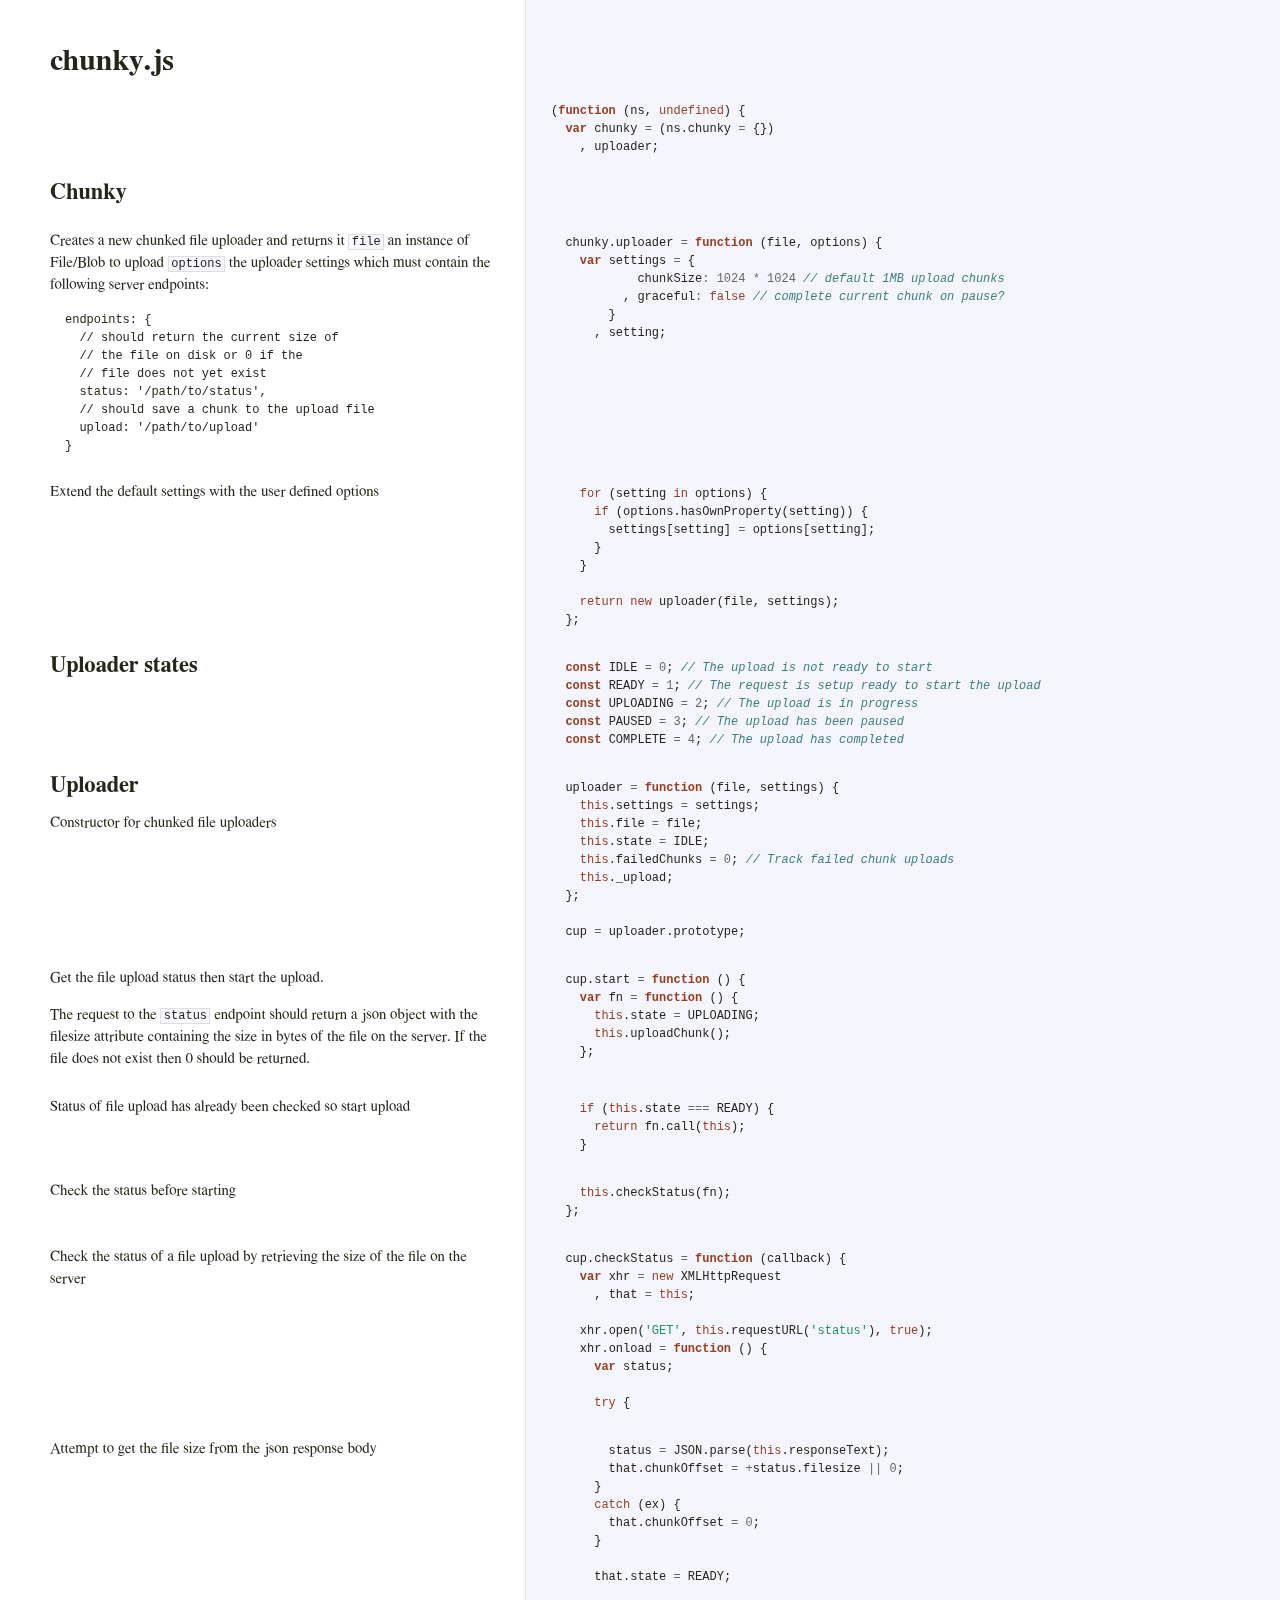
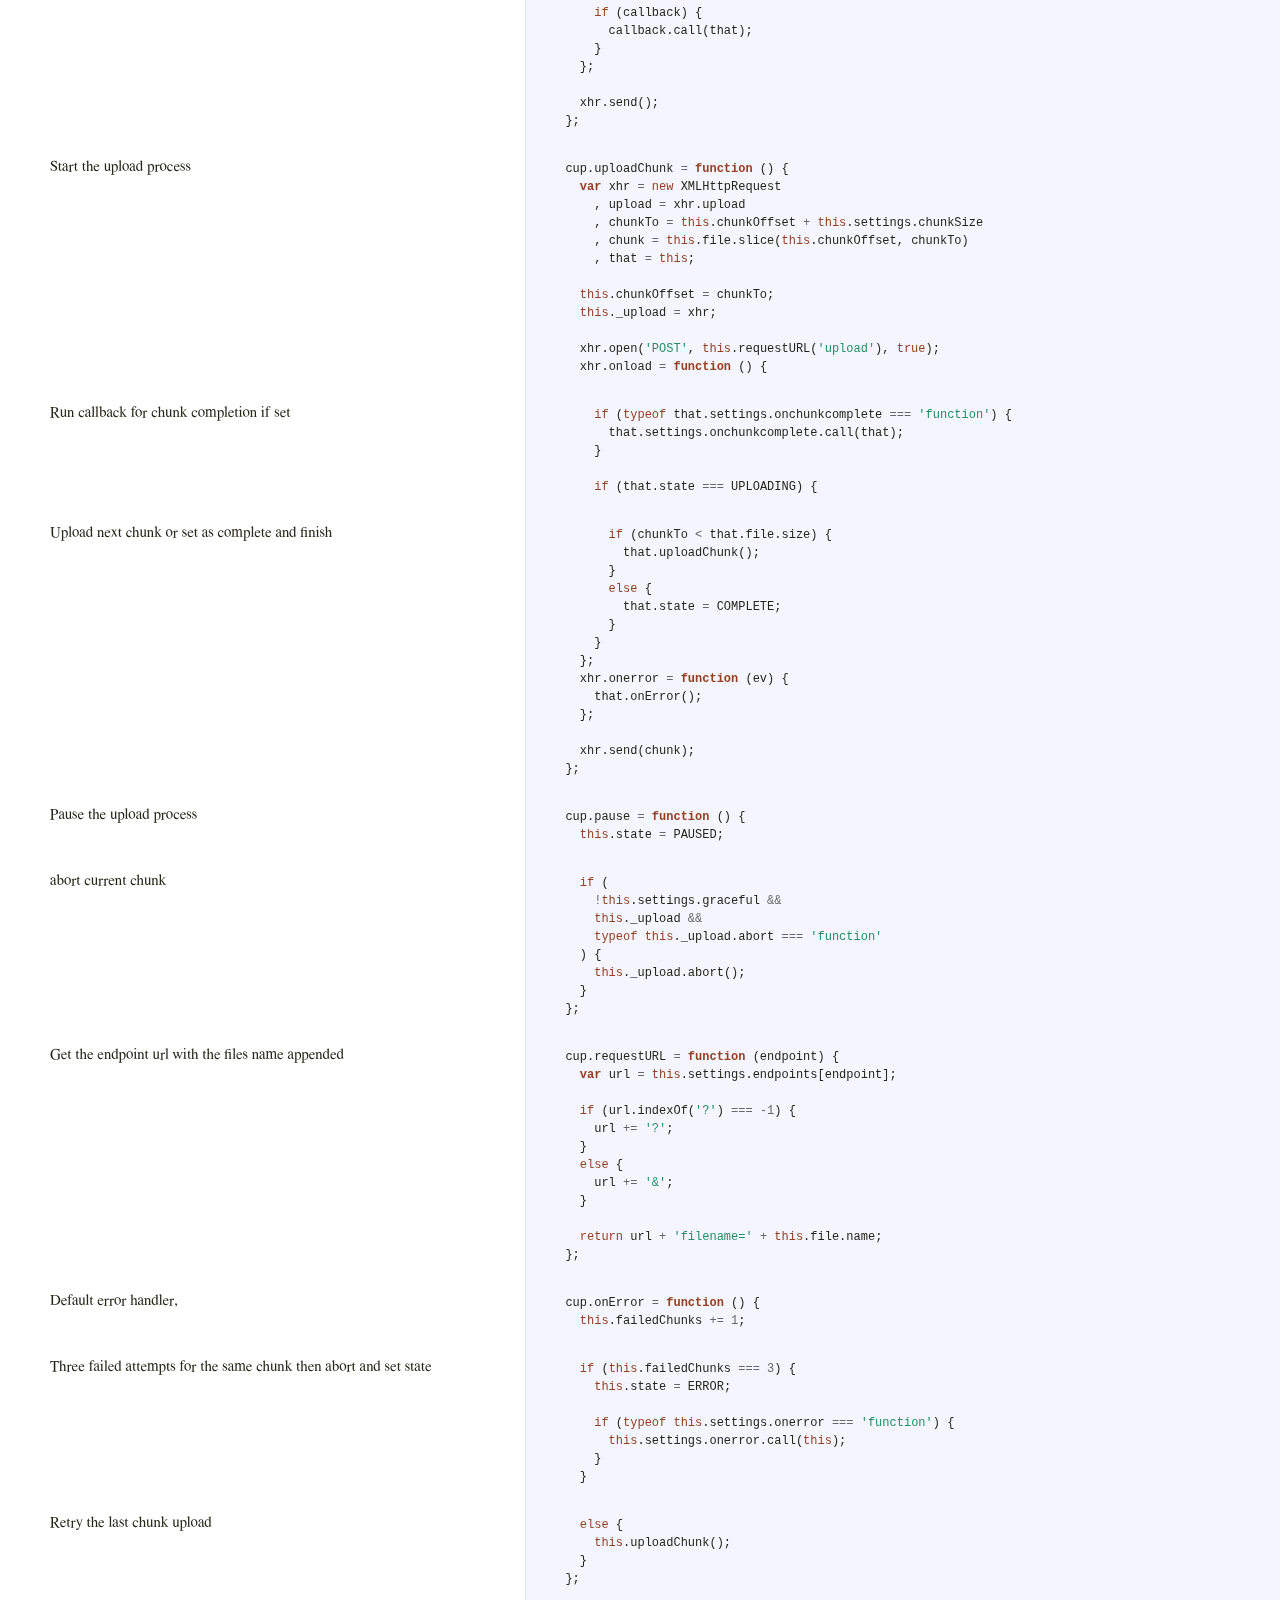
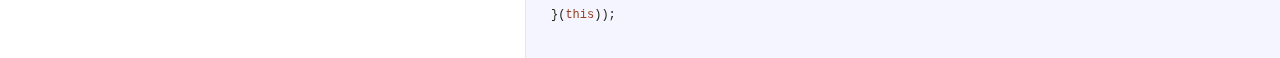
<file: index.html>
<!DOCTYPE html>  <html> <head>   <title>chunky.js</title>   <meta http-equiv="content-type" content="text/html; charset=UTF-8">   <link rel="stylesheet" media="all" href="docco.css" /> </head> <body>   <div id="container">     <div id="background"></div>          <table cellpadding="0" cellspacing="0">       <thead>         <tr>           <th class="docs">             <h1>               chunky.js             </h1>           </th>           <th class="code">           </th>         </tr>       </thead>       <tbody>                               <tr id="section-1">             <td class="docs">               <div class="pilwrap">                 <a class="pilcrow" href="#section-1">&#182;</a>               </div>                            </td>             <td class="code">               <div class="highlight"><pre><span class="p">(</span><span class="kd">function</span> <span class="p">(</span><span class="nx">ns</span><span class="p">,</span> <span class="kc">undefined</span><span class="p">)</span> <span class="p">{</span>
  <span class="kd">var</span> <span class="nx">chunky</span> <span class="o">=</span> <span class="p">(</span><span class="nx">ns</span><span class="p">.</span><span class="nx">chunky</span> <span class="o">=</span> <span class="p">{})</span>
    <span class="p">,</span> <span class="nx">uploader</span><span class="p">;</span> </pre></div>             </td>           </tr>                               <tr id="section-2">             <td class="docs">               <div class="pilwrap">                 <a class="pilcrow" href="#section-2">&#182;</a>               </div>               <h2>Chunky</h2>             </td>             <td class="code">               <div class="highlight"><pre></pre></div>             </td>           </tr>                               <tr id="section-3">             <td class="docs">               <div class="pilwrap">                 <a class="pilcrow" href="#section-3">&#182;</a>               </div>               <p>Creates a new chunked file uploader and returns it
<code>file</code> an instance of File/Blob to upload
<code>options</code> the uploader settings which must contain the following
server endpoints:</p>

<pre><code>endpoints: {
  // should return the current size of 
  // the file on disk or 0 if the 
  // file does not yet exist
  status: '/path/to/status',
  // should save a chunk to the upload file
  upload: '/path/to/upload'
}
</code></pre>             </td>             <td class="code">               <div class="highlight"><pre>  <span class="nx">chunky</span><span class="p">.</span><span class="nx">uploader</span> <span class="o">=</span> <span class="kd">function</span> <span class="p">(</span><span class="nx">file</span><span class="p">,</span> <span class="nx">options</span><span class="p">)</span> <span class="p">{</span>
    <span class="kd">var</span> <span class="nx">settings</span> <span class="o">=</span> <span class="p">{</span>
            <span class="nx">chunkSize</span><span class="o">:</span> <span class="mi">1024</span> <span class="o">*</span> <span class="mi">1024</span> <span class="c1">// default 1MB upload chunks</span>
          <span class="p">,</span> <span class="nx">graceful</span><span class="o">:</span> <span class="kc">false</span> <span class="c1">// complete current chunk on pause?</span>
        <span class="p">}</span>
      <span class="p">,</span> <span class="nx">setting</span><span class="p">;</span></pre></div>             </td>           </tr>                               <tr id="section-4">             <td class="docs">               <div class="pilwrap">                 <a class="pilcrow" href="#section-4">&#182;</a>               </div>               <p>Extend the default settings with the user defined options</p>             </td>             <td class="code">               <div class="highlight"><pre>    <span class="k">for</span> <span class="p">(</span><span class="nx">setting</span> <span class="k">in</span> <span class="nx">options</span><span class="p">)</span> <span class="p">{</span>
      <span class="k">if</span> <span class="p">(</span><span class="nx">options</span><span class="p">.</span><span class="nx">hasOwnProperty</span><span class="p">(</span><span class="nx">setting</span><span class="p">))</span> <span class="p">{</span>
        <span class="nx">settings</span><span class="p">[</span><span class="nx">setting</span><span class="p">]</span> <span class="o">=</span> <span class="nx">options</span><span class="p">[</span><span class="nx">setting</span><span class="p">];</span>
      <span class="p">}</span>
    <span class="p">}</span>

    <span class="k">return</span> <span class="k">new</span> <span class="nx">uploader</span><span class="p">(</span><span class="nx">file</span><span class="p">,</span> <span class="nx">settings</span><span class="p">);</span>
  <span class="p">};</span></pre></div>             </td>           </tr>                               <tr id="section-5">             <td class="docs">               <div class="pilwrap">                 <a class="pilcrow" href="#section-5">&#182;</a>               </div>               <h2>Uploader states</h2>             </td>             <td class="code">               <div class="highlight"><pre>  <span class="kr">const</span> <span class="nx">IDLE</span> <span class="o">=</span> <span class="mi">0</span><span class="p">;</span> <span class="c1">// The upload is not ready to start</span>
  <span class="kr">const</span> <span class="nx">READY</span> <span class="o">=</span> <span class="mi">1</span><span class="p">;</span> <span class="c1">// The request is setup ready to start the upload</span>
  <span class="kr">const</span> <span class="nx">UPLOADING</span> <span class="o">=</span> <span class="mi">2</span><span class="p">;</span> <span class="c1">// The upload is in progress</span>
  <span class="kr">const</span> <span class="nx">PAUSED</span> <span class="o">=</span> <span class="mi">3</span><span class="p">;</span> <span class="c1">// The upload has been paused</span>
  <span class="kr">const</span> <span class="nx">COMPLETE</span> <span class="o">=</span> <span class="mi">4</span><span class="p">;</span> <span class="c1">// The upload has completed</span></pre></div>             </td>           </tr>                               <tr id="section-6">             <td class="docs">               <div class="pilwrap">                 <a class="pilcrow" href="#section-6">&#182;</a>               </div>               <h2>Uploader</h2>

<p>Constructor for chunked file uploaders</p>             </td>             <td class="code">               <div class="highlight"><pre>  <span class="nx">uploader</span> <span class="o">=</span> <span class="kd">function</span> <span class="p">(</span><span class="nx">file</span><span class="p">,</span> <span class="nx">settings</span><span class="p">)</span> <span class="p">{</span>
    <span class="k">this</span><span class="p">.</span><span class="nx">settings</span> <span class="o">=</span> <span class="nx">settings</span><span class="p">;</span>
    <span class="k">this</span><span class="p">.</span><span class="nx">file</span> <span class="o">=</span> <span class="nx">file</span><span class="p">;</span>
    <span class="k">this</span><span class="p">.</span><span class="nx">state</span> <span class="o">=</span> <span class="nx">IDLE</span><span class="p">;</span>
    <span class="k">this</span><span class="p">.</span><span class="nx">failedChunks</span> <span class="o">=</span> <span class="mi">0</span><span class="p">;</span> <span class="c1">// Track failed chunk uploads</span>
    <span class="k">this</span><span class="p">.</span><span class="nx">_upload</span><span class="p">;</span>
  <span class="p">};</span>

  <span class="nx">cup</span> <span class="o">=</span> <span class="nx">uploader</span><span class="p">.</span><span class="nx">prototype</span><span class="p">;</span></pre></div>             </td>           </tr>                               <tr id="section-7">             <td class="docs">               <div class="pilwrap">                 <a class="pilcrow" href="#section-7">&#182;</a>               </div>               <p>Get the file upload status then start the upload.</p>

<p>The request to the <code>status</code> endpoint should return a json object with the
filesize attribute containing the size in bytes of the file on the server.
If the file does not exist then 0 should be returned.</p>             </td>             <td class="code">               <div class="highlight"><pre>  <span class="nx">cup</span><span class="p">.</span><span class="nx">start</span> <span class="o">=</span> <span class="kd">function</span> <span class="p">()</span> <span class="p">{</span>
    <span class="kd">var</span> <span class="nx">fn</span> <span class="o">=</span> <span class="kd">function</span> <span class="p">()</span> <span class="p">{</span>
      <span class="k">this</span><span class="p">.</span><span class="nx">state</span> <span class="o">=</span> <span class="nx">UPLOADING</span><span class="p">;</span>
      <span class="k">this</span><span class="p">.</span><span class="nx">uploadChunk</span><span class="p">();</span>
    <span class="p">};</span></pre></div>             </td>           </tr>                               <tr id="section-8">             <td class="docs">               <div class="pilwrap">                 <a class="pilcrow" href="#section-8">&#182;</a>               </div>               <p>Status of file upload has already been checked so start upload</p>             </td>             <td class="code">               <div class="highlight"><pre>    <span class="k">if</span> <span class="p">(</span><span class="k">this</span><span class="p">.</span><span class="nx">state</span> <span class="o">===</span> <span class="nx">READY</span><span class="p">)</span> <span class="p">{</span>
      <span class="k">return</span> <span class="nx">fn</span><span class="p">.</span><span class="nx">call</span><span class="p">(</span><span class="k">this</span><span class="p">);</span>
    <span class="p">}</span></pre></div>             </td>           </tr>                               <tr id="section-9">             <td class="docs">               <div class="pilwrap">                 <a class="pilcrow" href="#section-9">&#182;</a>               </div>               <p>Check the status before starting</p>             </td>             <td class="code">               <div class="highlight"><pre>    <span class="k">this</span><span class="p">.</span><span class="nx">checkStatus</span><span class="p">(</span><span class="nx">fn</span><span class="p">);</span>
  <span class="p">};</span></pre></div>             </td>           </tr>                               <tr id="section-10">             <td class="docs">               <div class="pilwrap">                 <a class="pilcrow" href="#section-10">&#182;</a>               </div>               <p>Check the status of a file upload by retrieving the size of the file on
the server</p>             </td>             <td class="code">               <div class="highlight"><pre>  <span class="nx">cup</span><span class="p">.</span><span class="nx">checkStatus</span> <span class="o">=</span> <span class="kd">function</span> <span class="p">(</span><span class="nx">callback</span><span class="p">)</span> <span class="p">{</span>
    <span class="kd">var</span> <span class="nx">xhr</span> <span class="o">=</span> <span class="k">new</span> <span class="nx">XMLHttpRequest</span>
      <span class="p">,</span> <span class="nx">that</span> <span class="o">=</span> <span class="k">this</span><span class="p">;</span>

    <span class="nx">xhr</span><span class="p">.</span><span class="nx">open</span><span class="p">(</span><span class="s1">&#39;GET&#39;</span><span class="p">,</span> <span class="k">this</span><span class="p">.</span><span class="nx">requestURL</span><span class="p">(</span><span class="s1">&#39;status&#39;</span><span class="p">),</span> <span class="kc">true</span><span class="p">);</span>
    <span class="nx">xhr</span><span class="p">.</span><span class="nx">onload</span> <span class="o">=</span> <span class="kd">function</span> <span class="p">()</span> <span class="p">{</span>
      <span class="kd">var</span> <span class="nx">status</span><span class="p">;</span>

      <span class="k">try</span> <span class="p">{</span></pre></div>             </td>           </tr>                               <tr id="section-11">             <td class="docs">               <div class="pilwrap">                 <a class="pilcrow" href="#section-11">&#182;</a>               </div>               <p>Attempt to get the file size from the json response body</p>             </td>             <td class="code">               <div class="highlight"><pre>        <span class="nx">status</span> <span class="o">=</span> <span class="nx">JSON</span><span class="p">.</span><span class="nx">parse</span><span class="p">(</span><span class="k">this</span><span class="p">.</span><span class="nx">responseText</span><span class="p">);</span>
        <span class="nx">that</span><span class="p">.</span><span class="nx">chunkOffset</span> <span class="o">=</span> <span class="o">+</span><span class="nx">status</span><span class="p">.</span><span class="nx">filesize</span> <span class="o">||</span> <span class="mi">0</span><span class="p">;</span>
      <span class="p">}</span>
      <span class="k">catch</span> <span class="p">(</span><span class="nx">ex</span><span class="p">)</span> <span class="p">{</span>
        <span class="nx">that</span><span class="p">.</span><span class="nx">chunkOffset</span> <span class="o">=</span> <span class="mi">0</span><span class="p">;</span>
      <span class="p">}</span>

      <span class="nx">that</span><span class="p">.</span><span class="nx">state</span> <span class="o">=</span> <span class="nx">READY</span><span class="p">;</span>
      
      <span class="k">if</span> <span class="p">(</span><span class="nx">callback</span><span class="p">)</span> <span class="p">{</span>
        <span class="nx">callback</span><span class="p">.</span><span class="nx">call</span><span class="p">(</span><span class="nx">that</span><span class="p">);</span>
      <span class="p">}</span> 
    <span class="p">};</span>

    <span class="nx">xhr</span><span class="p">.</span><span class="nx">send</span><span class="p">();</span>
  <span class="p">};</span></pre></div>             </td>           </tr>                               <tr id="section-12">             <td class="docs">               <div class="pilwrap">                 <a class="pilcrow" href="#section-12">&#182;</a>               </div>               <p>Start the upload process</p>             </td>             <td class="code">               <div class="highlight"><pre>  <span class="nx">cup</span><span class="p">.</span><span class="nx">uploadChunk</span> <span class="o">=</span> <span class="kd">function</span> <span class="p">()</span> <span class="p">{</span>
    <span class="kd">var</span> <span class="nx">xhr</span> <span class="o">=</span> <span class="k">new</span> <span class="nx">XMLHttpRequest</span>
      <span class="p">,</span> <span class="nx">upload</span> <span class="o">=</span> <span class="nx">xhr</span><span class="p">.</span><span class="nx">upload</span>
      <span class="p">,</span> <span class="nx">chunkTo</span> <span class="o">=</span> <span class="k">this</span><span class="p">.</span><span class="nx">chunkOffset</span> <span class="o">+</span> <span class="k">this</span><span class="p">.</span><span class="nx">settings</span><span class="p">.</span><span class="nx">chunkSize</span>
      <span class="p">,</span> <span class="nx">chunk</span> <span class="o">=</span> <span class="k">this</span><span class="p">.</span><span class="nx">file</span><span class="p">.</span><span class="nx">slice</span><span class="p">(</span><span class="k">this</span><span class="p">.</span><span class="nx">chunkOffset</span><span class="p">,</span> <span class="nx">chunkTo</span><span class="p">)</span>
      <span class="p">,</span> <span class="nx">that</span> <span class="o">=</span> <span class="k">this</span><span class="p">;</span>

    <span class="k">this</span><span class="p">.</span><span class="nx">chunkOffset</span> <span class="o">=</span> <span class="nx">chunkTo</span><span class="p">;</span>
    <span class="k">this</span><span class="p">.</span><span class="nx">_upload</span> <span class="o">=</span> <span class="nx">xhr</span><span class="p">;</span>

    <span class="nx">xhr</span><span class="p">.</span><span class="nx">open</span><span class="p">(</span><span class="s1">&#39;POST&#39;</span><span class="p">,</span> <span class="k">this</span><span class="p">.</span><span class="nx">requestURL</span><span class="p">(</span><span class="s1">&#39;upload&#39;</span><span class="p">),</span> <span class="kc">true</span><span class="p">);</span>
    <span class="nx">xhr</span><span class="p">.</span><span class="nx">onload</span> <span class="o">=</span> <span class="kd">function</span> <span class="p">()</span> <span class="p">{</span></pre></div>             </td>           </tr>                               <tr id="section-13">             <td class="docs">               <div class="pilwrap">                 <a class="pilcrow" href="#section-13">&#182;</a>               </div>               <p>Run callback for chunk completion if set</p>             </td>             <td class="code">               <div class="highlight"><pre>      <span class="k">if</span> <span class="p">(</span><span class="k">typeof</span> <span class="nx">that</span><span class="p">.</span><span class="nx">settings</span><span class="p">.</span><span class="nx">onchunkcomplete</span> <span class="o">===</span> <span class="s1">&#39;function&#39;</span><span class="p">)</span> <span class="p">{</span>
        <span class="nx">that</span><span class="p">.</span><span class="nx">settings</span><span class="p">.</span><span class="nx">onchunkcomplete</span><span class="p">.</span><span class="nx">call</span><span class="p">(</span><span class="nx">that</span><span class="p">);</span>
      <span class="p">}</span>

      <span class="k">if</span> <span class="p">(</span><span class="nx">that</span><span class="p">.</span><span class="nx">state</span> <span class="o">===</span> <span class="nx">UPLOADING</span><span class="p">)</span> <span class="p">{</span></pre></div>             </td>           </tr>                               <tr id="section-14">             <td class="docs">               <div class="pilwrap">                 <a class="pilcrow" href="#section-14">&#182;</a>               </div>               <p>Upload next chunk or set as complete and finish</p>             </td>             <td class="code">               <div class="highlight"><pre>        <span class="k">if</span> <span class="p">(</span><span class="nx">chunkTo</span> <span class="o">&lt;</span> <span class="nx">that</span><span class="p">.</span><span class="nx">file</span><span class="p">.</span><span class="nx">size</span><span class="p">)</span> <span class="p">{</span>
          <span class="nx">that</span><span class="p">.</span><span class="nx">uploadChunk</span><span class="p">();</span>
        <span class="p">}</span>
        <span class="k">else</span> <span class="p">{</span>
          <span class="nx">that</span><span class="p">.</span><span class="nx">state</span> <span class="o">=</span> <span class="nx">COMPLETE</span><span class="p">;</span>
        <span class="p">}</span>
      <span class="p">}</span>
    <span class="p">};</span>
    <span class="nx">xhr</span><span class="p">.</span><span class="nx">onerror</span> <span class="o">=</span> <span class="kd">function</span> <span class="p">(</span><span class="nx">ev</span><span class="p">)</span> <span class="p">{</span>
      <span class="nx">that</span><span class="p">.</span><span class="nx">onError</span><span class="p">();</span>
    <span class="p">};</span>

    <span class="nx">xhr</span><span class="p">.</span><span class="nx">send</span><span class="p">(</span><span class="nx">chunk</span><span class="p">);</span>
  <span class="p">};</span></pre></div>             </td>           </tr>                               <tr id="section-15">             <td class="docs">               <div class="pilwrap">                 <a class="pilcrow" href="#section-15">&#182;</a>               </div>               <p>Pause the upload process</p>             </td>             <td class="code">               <div class="highlight"><pre>  <span class="nx">cup</span><span class="p">.</span><span class="nx">pause</span> <span class="o">=</span> <span class="kd">function</span> <span class="p">()</span> <span class="p">{</span>
    <span class="k">this</span><span class="p">.</span><span class="nx">state</span> <span class="o">=</span> <span class="nx">PAUSED</span><span class="p">;</span></pre></div>             </td>           </tr>                               <tr id="section-16">             <td class="docs">               <div class="pilwrap">                 <a class="pilcrow" href="#section-16">&#182;</a>               </div>               <p>abort current chunk</p>             </td>             <td class="code">               <div class="highlight"><pre>    <span class="k">if</span> <span class="p">(</span>
      <span class="o">!</span><span class="k">this</span><span class="p">.</span><span class="nx">settings</span><span class="p">.</span><span class="nx">graceful</span> <span class="o">&amp;&amp;</span>
      <span class="k">this</span><span class="p">.</span><span class="nx">_upload</span> <span class="o">&amp;&amp;</span>
      <span class="k">typeof</span> <span class="k">this</span><span class="p">.</span><span class="nx">_upload</span><span class="p">.</span><span class="nx">abort</span> <span class="o">===</span> <span class="s1">&#39;function&#39;</span>
    <span class="p">)</span> <span class="p">{</span>
      <span class="k">this</span><span class="p">.</span><span class="nx">_upload</span><span class="p">.</span><span class="nx">abort</span><span class="p">();</span> 
    <span class="p">}</span>
  <span class="p">};</span></pre></div>             </td>           </tr>                               <tr id="section-17">             <td class="docs">               <div class="pilwrap">                 <a class="pilcrow" href="#section-17">&#182;</a>               </div>               <p>Get the endpoint url with the files name appended</p>             </td>             <td class="code">               <div class="highlight"><pre>  <span class="nx">cup</span><span class="p">.</span><span class="nx">requestURL</span> <span class="o">=</span> <span class="kd">function</span> <span class="p">(</span><span class="nx">endpoint</span><span class="p">)</span> <span class="p">{</span>
    <span class="kd">var</span> <span class="nx">url</span> <span class="o">=</span> <span class="k">this</span><span class="p">.</span><span class="nx">settings</span><span class="p">.</span><span class="nx">endpoints</span><span class="p">[</span><span class="nx">endpoint</span><span class="p">];</span>
    
    <span class="k">if</span> <span class="p">(</span><span class="nx">url</span><span class="p">.</span><span class="nx">indexOf</span><span class="p">(</span><span class="s1">&#39;?&#39;</span><span class="p">)</span> <span class="o">===</span> <span class="o">-</span><span class="mi">1</span><span class="p">)</span> <span class="p">{</span>
      <span class="nx">url</span> <span class="o">+=</span> <span class="s1">&#39;?&#39;</span><span class="p">;</span>
    <span class="p">}</span>
    <span class="k">else</span> <span class="p">{</span>
      <span class="nx">url</span> <span class="o">+=</span> <span class="s1">&#39;&amp;&#39;</span><span class="p">;</span>
    <span class="p">}</span>

    <span class="k">return</span> <span class="nx">url</span> <span class="o">+</span> <span class="s1">&#39;filename=&#39;</span> <span class="o">+</span> <span class="k">this</span><span class="p">.</span><span class="nx">file</span><span class="p">.</span><span class="nx">name</span><span class="p">;</span>
  <span class="p">};</span></pre></div>             </td>           </tr>                               <tr id="section-18">             <td class="docs">               <div class="pilwrap">                 <a class="pilcrow" href="#section-18">&#182;</a>               </div>               <p>Default error handler, </p>             </td>             <td class="code">               <div class="highlight"><pre>  <span class="nx">cup</span><span class="p">.</span><span class="nx">onError</span> <span class="o">=</span> <span class="kd">function</span> <span class="p">()</span> <span class="p">{</span>
    <span class="k">this</span><span class="p">.</span><span class="nx">failedChunks</span> <span class="o">+=</span> <span class="mi">1</span><span class="p">;</span></pre></div>             </td>           </tr>                               <tr id="section-19">             <td class="docs">               <div class="pilwrap">                 <a class="pilcrow" href="#section-19">&#182;</a>               </div>               <p>Three failed attempts for the same chunk then abort and set state</p>             </td>             <td class="code">               <div class="highlight"><pre>    <span class="k">if</span> <span class="p">(</span><span class="k">this</span><span class="p">.</span><span class="nx">failedChunks</span> <span class="o">===</span> <span class="mi">3</span><span class="p">)</span> <span class="p">{</span>
      <span class="k">this</span><span class="p">.</span><span class="nx">state</span> <span class="o">=</span> <span class="nx">ERROR</span><span class="p">;</span>
      
      <span class="k">if</span> <span class="p">(</span><span class="k">typeof</span> <span class="k">this</span><span class="p">.</span><span class="nx">settings</span><span class="p">.</span><span class="nx">onerror</span> <span class="o">===</span> <span class="s1">&#39;function&#39;</span><span class="p">)</span> <span class="p">{</span>
        <span class="k">this</span><span class="p">.</span><span class="nx">settings</span><span class="p">.</span><span class="nx">onerror</span><span class="p">.</span><span class="nx">call</span><span class="p">(</span><span class="k">this</span><span class="p">);</span>
      <span class="p">}</span>
    <span class="p">}</span></pre></div>             </td>           </tr>                               <tr id="section-20">             <td class="docs">               <div class="pilwrap">                 <a class="pilcrow" href="#section-20">&#182;</a>               </div>               <p>Retry the last chunk upload</p>             </td>             <td class="code">               <div class="highlight"><pre>    <span class="k">else</span> <span class="p">{</span>
      <span class="k">this</span><span class="p">.</span><span class="nx">uploadChunk</span><span class="p">();</span>
    <span class="p">}</span>
  <span class="p">};</span>

<span class="p">}(</span><span class="k">this</span><span class="p">));</span>

</pre></div>             </td>           </tr>                </tbody>     </table>   </div> </body> </html>
</file>
<file: docco.css>
/*--------------------- Layout and Typography ----------------------------*/
body {
  font-family: 'Palatino Linotype', 'Book Antiqua', Palatino, FreeSerif, serif;
  font-size: 15px;
  line-height: 22px;
  color: #252519;
  margin: 0; padding: 0;
}
a {
  color: #261a3b;
}
  a:visited {
    color: #261a3b;
  }
p {
  margin: 0 0 15px 0;
}
h1, h2, h3, h4, h5, h6 {
  margin: 0px 0 15px 0;
}
  h1 {
    margin-top: 40px;
  }
hr {
    border: 0 none;
    border-top: 1px solid #e5e5ee;
    height: 1px;
    margin: 20px 0;
}
#container {
  position: relative;
}
#background {
  position: fixed;
  top: 0; left: 525px; right: 0; bottom: 0;
  background: #f5f5ff;
  border-left: 1px solid #e5e5ee;
  z-index: -1;
}
#jump_to, #jump_page {
  background: white;
  -webkit-box-shadow: 0 0 25px #777; -moz-box-shadow: 0 0 25px #777;
  -webkit-border-bottom-left-radius: 5px; -moz-border-radius-bottomleft: 5px;
  font: 10px Arial;
  text-transform: uppercase;
  cursor: pointer;
  text-align: right;
}
#jump_to, #jump_wrapper {
  position: fixed;
  right: 0; top: 0;
  padding: 5px 10px;
}
  #jump_wrapper {
    padding: 0;
    display: none;
  }
    #jump_to:hover #jump_wrapper {
      display: block;
    }
    #jump_page {
      padding: 5px 0 3px;
      margin: 0 0 25px 25px;
    }
      #jump_page .source {
        display: block;
        padding: 5px 10px;
        text-decoration: none;
        border-top: 1px solid #eee;
      }
        #jump_page .source:hover {
          background: #f5f5ff;
        }
        #jump_page .source:first-child {
        }
table td {
  border: 0;
  outline: 0;
}
  td.docs, th.docs {
    max-width: 450px;
    min-width: 450px;
    min-height: 5px;
    padding: 10px 25px 1px 50px;
    overflow-x: hidden;
    vertical-align: top;
    text-align: left;
  }
    .docs pre {
      margin: 15px 0 15px;
      padding-left: 15px;
    }
    .docs p tt, .docs p code {
      background: #f8f8ff;
      border: 1px solid #dedede;
      font-size: 12px;
      padding: 0 0.2em;
    }
    .pilwrap {
      position: relative;
    }
      .pilcrow {
        font: 12px Arial;
        text-decoration: none;
        color: #454545;
        position: absolute;
        top: 3px; left: -20px;
        padding: 1px 2px;
        opacity: 0;
        -webkit-transition: opacity 0.2s linear;
      }
        td.docs:hover .pilcrow {
          opacity: 1;
        }
  td.code, th.code {
    padding: 14px 15px 16px 25px;
    width: 100%;
    vertical-align: top;
    background: #f5f5ff;
    border-left: 1px solid #e5e5ee;
  }
    pre, tt, code {
      font-size: 12px; line-height: 18px;
      font-family: Menlo, Monaco, Consolas, "Lucida Console", monospace;
      margin: 0; padding: 0;
    }


/*---------------------- Syntax Highlighting -----------------------------*/
td.linenos { background-color: #f0f0f0; padding-right: 10px; }
span.lineno { background-color: #f0f0f0; padding: 0 5px 0 5px; }
body .hll { background-color: #ffffcc }
body .c { color: #408080; font-style: italic }  /* Comment */
body .err { border: 1px solid #FF0000 }         /* Error */
body .k { color: #954121 }                      /* Keyword */
body .o { color: #666666 }                      /* Operator */
body .cm { color: #408080; font-style: italic } /* Comment.Multiline */
body .cp { color: #BC7A00 }                     /* Comment.Preproc */
body .c1 { color: #408080; font-style: italic } /* Comment.Single */
body .cs { color: #408080; font-style: italic } /* Comment.Special */
body .gd { color: #A00000 }                     /* Generic.Deleted */
body .ge { font-style: italic }                 /* Generic.Emph */
body .gr { color: #FF0000 }                     /* Generic.Error */
body .gh { color: #000080; font-weight: bold }  /* Generic.Heading */
body .gi { color: #00A000 }                     /* Generic.Inserted */
body .go { color: #808080 }                     /* Generic.Output */
body .gp { color: #000080; font-weight: bold }  /* Generic.Prompt */
body .gs { font-weight: bold }                  /* Generic.Strong */
body .gu { color: #800080; font-weight: bold }  /* Generic.Subheading */
body .gt { color: #0040D0 }                     /* Generic.Traceback */
body .kc { color: #954121 }                     /* Keyword.Constant */
body .kd { color: #954121; font-weight: bold }  /* Keyword.Declaration */
body .kn { color: #954121; font-weight: bold }  /* Keyword.Namespace */
body .kp { color: #954121 }                     /* Keyword.Pseudo */
body .kr { color: #954121; font-weight: bold }  /* Keyword.Reserved */
body .kt { color: #B00040 }                     /* Keyword.Type */
body .m { color: #666666 }                      /* Literal.Number */
body .s { color: #219161 }                      /* Literal.String */
body .na { color: #7D9029 }                     /* Name.Attribute */
body .nb { color: #954121 }                     /* Name.Builtin */
body .nc { color: #0000FF; font-weight: bold }  /* Name.Class */
body .no { color: #880000 }                     /* Name.Constant */
body .nd { color: #AA22FF }                     /* Name.Decorator */
body .ni { color: #999999; font-weight: bold }  /* Name.Entity */
body .ne { color: #D2413A; font-weight: bold }  /* Name.Exception */
body .nf { color: #0000FF }                     /* Name.Function */
body .nl { color: #A0A000 }                     /* Name.Label */
body .nn { color: #0000FF; font-weight: bold }  /* Name.Namespace */
body .nt { color: #954121; font-weight: bold }  /* Name.Tag */
body .nv { color: #19469D }                     /* Name.Variable */
body .ow { color: #AA22FF; font-weight: bold }  /* Operator.Word */
body .w { color: #bbbbbb }                      /* Text.Whitespace */
body .mf { color: #666666 }                     /* Literal.Number.Float */
body .mh { color: #666666 }                     /* Literal.Number.Hex */
body .mi { color: #666666 }                     /* Literal.Number.Integer */
body .mo { color: #666666 }                     /* Literal.Number.Oct */
body .sb { color: #219161 }                     /* Literal.String.Backtick */
body .sc { color: #219161 }                     /* Literal.String.Char */
body .sd { color: #219161; font-style: italic } /* Literal.String.Doc */
body .s2 { color: #219161 }                     /* Literal.String.Double */
body .se { color: #BB6622; font-weight: bold }  /* Literal.String.Escape */
body .sh { color: #219161 }                     /* Literal.String.Heredoc */
body .si { color: #BB6688; font-weight: bold }  /* Literal.String.Interpol */
body .sx { color: #954121 }                     /* Literal.String.Other */
body .sr { color: #BB6688 }                     /* Literal.String.Regex */
body .s1 { color: #219161 }                     /* Literal.String.Single */
body .ss { color: #19469D }                     /* Literal.String.Symbol */
body .bp { color: #954121 }                     /* Name.Builtin.Pseudo */
body .vc { color: #19469D }                     /* Name.Variable.Class */
body .vg { color: #19469D }                     /* Name.Variable.Global */
body .vi { color: #19469D }                     /* Name.Variable.Instance */
body .il { color: #666666 }                     /* Literal.Number.Integer.Long */
</file>
